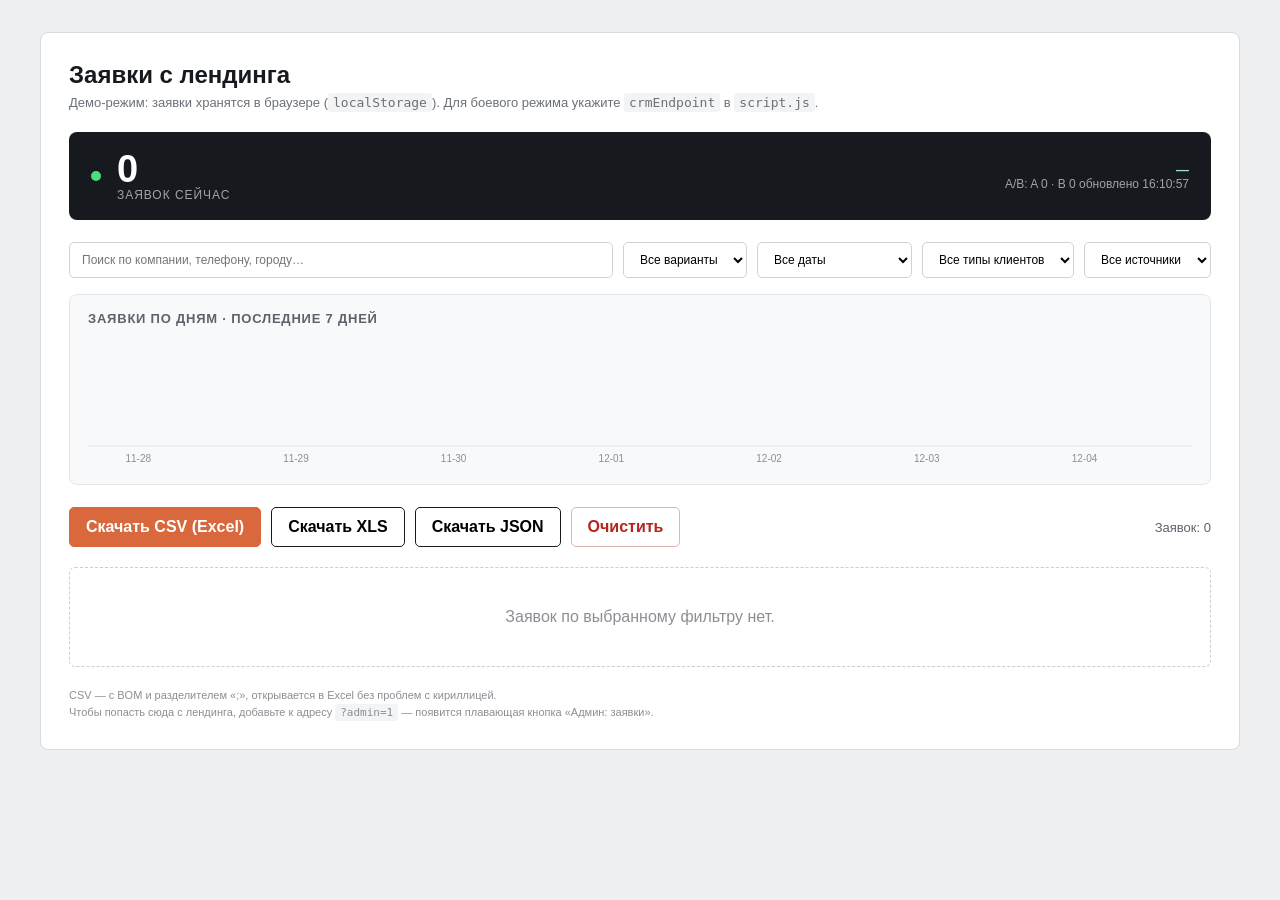
<file: admin.html>
<!DOCTYPE html>
<html lang="ru">
<head>
  <meta charset="UTF-8">
  <meta name="viewport" content="width=device-width, initial-scale=1.0">
  <meta name="robots" content="noindex,nofollow">
  <title>Заявки — 3D-фартук 6 мм · Меланин 33</title>
  <style>
    *{box-sizing:border-box}
    body{margin:0;padding:32px;background:#eef0f2;color:#161A1F;font-family:"Segoe UI",Arial,sans-serif}
    .wrap{max-width:1200px;margin:0 auto;background:#fff;border:1px solid #d8dce0;border-radius:8px;padding:28px}
    h1{font-size:24px;margin:0 0 6px}
    .sub{color:#6b7178;font-size:13px;margin-bottom:22px}
    .bar{display:flex;gap:10px;flex-wrap:wrap;margin-bottom:20px;align-items:center}
    .btn{border:1px solid #161A1F;background:#fff;padding:10px 16px;border-radius:5px;cursor:pointer;font:inherit;font-weight:600}
    .btn.primary{background:#D9683C;border-color:#D9683C;color:#fff}
    .btn.danger{color:#b3261e;border-color:#e2b4b0}
    .count{font-size:13px;color:#5c636c;margin-left:auto}
    .live{display:flex;align-items:center;gap:16px;background:#161A1F;color:#fff;border-radius:8px;padding:18px 22px;margin-bottom:22px}
    .live-dot{width:10px;height:10px;border-radius:50%;background:#4ade80;box-shadow:0 0 0 0 rgba(74,222,128,.6);animation:pulse 2s infinite}
    @keyframes pulse{70%{box-shadow:0 0 0 12px rgba(74,222,128,0)}100%{box-shadow:0 0 0 0 rgba(74,222,128,0)}}
    .live-num{font-size:38px;font-weight:800;line-height:1;letter-spacing:-.03em}
    .live-label{font-size:12px;color:rgba(255,255,255,.6);text-transform:uppercase;letter-spacing:.08em}
    .live-meta{margin-left:auto;font-size:12px;color:rgba(255,255,255,.6);text-align:right}
    .live-meta b{display:block;color:#9fe0cd;font-size:13px}
    .live.bump{animation:bump .45s ease}
    @keyframes bump{0%{transform:scale(1)}40%{transform:scale(1.015)}100%{transform:scale(1)}}
    .live-num.pop{animation:count-pop .45s ease}
    @keyframes count-pop{0%{transform:scale(1)}45%{transform:scale(1.18);color:#9fe0cd}100%{transform:scale(1)}}
    table{width:100%;border-collapse:collapse;font-size:12px}
    th,td{border-bottom:1px solid #e4e7ea;padding:10px 8px;text-align:left;vertical-align:top}
    th{background:#f6f7f8;font-size:11px;text-transform:uppercase;letter-spacing:.04em;color:#6b7178}
    td small{display:block;color:#8b8f94;margin-top:3px}
    .empty{padding:40px;text-align:center;color:#8b8f94;border:1px dashed #c9ced3;border-radius:6px}
    .chart-box{background:#f8f9fa;border:1px solid #e4e7ea;border-radius:8px;padding:16px 18px;margin-bottom:22px}
    .chart-box h3{font-size:13px;margin:0 0 12px;color:#5c636c;text-transform:uppercase;letter-spacing:.06em}
    #leadChart{width:100%;height:130px;display:block}
    .filters{display:flex;gap:10px;flex-wrap:wrap;margin-bottom:16px}
    .filters select,.filters input[type=search]{padding:9px 12px;border:1px solid #cfd3d7;border-radius:5px;font:inherit;font-size:12px;background:#fff}
    .filters input[type=search]{flex:1;min-width:220px}
    .btn-del{border:1px solid #e2b4b0;background:#fff;color:#b3261e;padding:5px 9px;border-radius:4px;font-size:11px;cursor:pointer}
    .sr-only{position:absolute;width:1px;height:1px;padding:0;margin:-1px;overflow:hidden;clip:rect(0,0,0,0);white-space:nowrap;border:0}
    .note{margin-top:20px;font-size:11px;color:#8b8f94;line-height:1.5}
    @media (prefers-reduced-motion: reduce){
      .live-dot,.live.bump,.live-num.pop{animation:none}
    }
    code{background:#f2f4f6;padding:2px 5px;border-radius:3px}
  </style>
</head>
<body>
  <div class="wrap">
    <h1>Заявки с лендинга</h1>
    <div class="sub">Демо-режим: заявки хранятся в браузере (<code>localStorage</code>). Для боевого режима укажите <code>crmEndpoint</code> в <code>script.js</code>.</div>

    <div class="live" id="liveBox">
      <span class="live-dot" aria-hidden="true"></span>
      <div>
        <div class="live-num" id="liveCount">0</div>
        <div class="live-label">заявок сейчас</div>
      </div>
      <div class="live-meta">
        <b id="lastLead">—</b>
        <span id="abSummary">A/B: —</span>
        <span id="updatedAt">ожидание обновлений</span>
      </div>
    </div>

    <div class="filters">
      <input type="search" id="leadSearch" placeholder="Поиск по компании, телефону, городу…" aria-label="Поиск по заявкам">
      <select id="filterVariant" aria-label="Фильтр по A/B-варианту">
        <option value="all">Все варианты</option>
        <option value="a">Вариант A</option>
        <option value="b">Вариант B</option>
      </select>
      <select id="filterDate" aria-label="Фильтр по дате">
        <option value="all">Все даты</option>
        <option value="7">Последние 7 дней</option>
        <option value="30">Последние 30 дней</option>
      </select>
      <select id="filterType" aria-label="Фильтр по типу клиента">
        <option value="all">Все типы клиентов</option>
        <option value="designer">Дизайнеры</option>
        <option value="contractor">Подрядчики</option>
        <option value="dealer">Дилеры</option>
        <option value="retail">Частные лица</option>
      </select>
      <select id="filterSource" aria-label="Фильтр по источнику">
        <option value="all">Все источники</option>
        <option value="landing_calculator">Калькулятор</option>
        <option value="landing_lead_form">Форма КП</option>
        <option value="sample_request">Образцы</option>
      </select>
    </div>

    <div class="chart-box">
      <h3>Заявки по дням · последние 7 дней</h3>
      <canvas id="leadChart"></canvas>
    </div>

    <div class="bar">
      <button class="btn primary" id="exportCsv">Скачать CSV (Excel)</button>
      <button class="btn" id="exportXls">Скачать XLS</button>
      <button class="btn" id="exportJson">Скачать JSON</button>
      <button class="btn danger" id="clearAll">Очистить</button>
      <span class="count" id="count"></span>
    </div>

    <div id="tableBox"></div>

    <div class="note">
      CSV — с BOM и разделителем «;», открывается в Excel без проблем с кириллицей.<br>
      Чтобы попасть сюда с лендинга, добавьте к адресу <code>?admin=1</code> — появится плавающая кнопка «Админ: заявки».
    </div>
  </div>

  <script>
    const KEY = 'fartuk33_leads';
    const $ = (s) => document.querySelector(s);
    const escHtml = (s) => String(s === undefined || s === null ? '' : s).replace(/[&<>"']/g, (c) =>
      ({ '&': '&amp;', '<': '&lt;', '>': '&gt;', '"': '&quot;', "'": '&#39;' })[c]);

    function load() {
      try { return JSON.parse(localStorage.getItem(KEY) || '[]'); }
      catch (e) { return []; }
    }
    let leads = load();

    function filteredLeads() {
      const type = $('#filterType').value;
      const source = $('#filterSource').value;
      const days = $('#filterDate').value;
      const variant = $('#filterVariant').value;
      const query = $('#leadSearch').value.trim().toLowerCase();
      const cutoff = days === 'all' ? null : Date.now() - Number(days) * 86400000;
      return leads.filter((r) => {
        if (type !== 'all' && r.clientType !== type) return false;
        if (source !== 'all' && r.source !== source) return false;
        if (variant !== 'all' && r.heroVariant !== variant) return false;
        if (cutoff) {
          const t = Date.parse(r.sentAt || r.timestamp || '');
          if (!t || t < cutoff) return false;
        }
        if (query) {
          const hay = [r.company, r.phone, r.contact, r.city, r.comment, r.address]
            .filter(Boolean).join(' ').toLowerCase();
          if (!hay.includes(query)) return false;
        }
        return true;
      });
    }

    function drawChart() {
      const canvas = $('#leadChart');
      const ctx = canvas.getContext('2d');
      const w = canvas.clientWidth, h = 130;
      canvas.width = w; canvas.height = h;
      ctx.clearRect(0, 0, w, h);
      const dayKey = (d) => `${d.getFullYear()}-${String(d.getMonth() + 1).padStart(2, '0')}-${String(d.getDate()).padStart(2, '0')}`;
      const days = [];
      for (let i = 6; i >= 0; i--) {
        const d = new Date();
        d.setDate(d.getDate() - i);
        days.push(dayKey(d));
      }
      const counts = days.map((day) => filteredLeads().filter((r) => {
        const raw = r.sentAt || r.timestamp;
        return raw && dayKey(new Date(raw)) === day;
      }).length);
      const max = Math.max(1, ...counts);
      const step = w / days.length;
      ctx.strokeStyle = '#e4e7ea';
      ctx.beginPath(); ctx.moveTo(0, h - 22); ctx.lineTo(w, h - 22); ctx.stroke();
      counts.forEach((n, i) => {
        const barH = (n / max) * (h - 40);
        const x = i * step + step * 0.25;
        ctx.fillStyle = i === counts.length - 1 ? '#D9683C' : '#9aa1a8';
        ctx.fillRect(x, h - 22 - barH, step * 0.5, barH);
        ctx.fillStyle = '#8b8f94';
        ctx.font = '10px Arial';
        ctx.fillText(days[i].slice(5), x - 2, h - 6);
      });
    }

    function val(row, keys) {
      for (const k of keys) if (row[k] !== undefined && row[k] !== null && row[k] !== '') return row[k];
      return '';
    }
    function dateOf(row) {
      const d = row.sentAt || row.timestamp;
      if (!d) return '—';
      try { return new Date(d).toLocaleString('ru-RU'); } catch (e) { return String(d); }
    }
    function typeName(v) {
      return ({ designer:'Дизайнер', contractor:'Подрядчик', dealer:'Дилер', retail:'Частное лицо' })[v] || v || '—';
    }

    function animateCount(to, pop) {
      const el = $('#liveCount');
      el.textContent = to;
      if (pop) {
        el.classList.remove('pop');
        void el.offsetWidth;
        el.classList.add('pop');
      }
    }

    function updateLive(bump) {
      animateCount(leads.length, bump);
      $('#count').textContent = `Заявок: ${leads.length}`;
      const last = leads[leads.length - 1];
      $('#lastLead').textContent = last ? `Последняя: ${dateOf(last)}` : '—';
      $('#abSummary').textContent = 'A/B: A ' + leads.filter(r => r.heroVariant === 'a').length +
        ' · B ' + leads.filter(r => r.heroVariant === 'b').length;
      $('#updatedAt').textContent = 'обновлено ' + new Date().toLocaleTimeString('ru-RU');
      if (bump) {
        const box = $('#liveBox');
        box.classList.remove('bump');
        void box.offsetWidth;
        box.classList.add('bump');
      }
    }

    function render(bump) {
      updateLive(Boolean(bump));
      drawChart();
      const visible = filteredLeads();
      if (!visible.length) {
        $('#tableBox').innerHTML = '<div class="empty">Заявок по выбранному фильтру нет.</div>';
        return;
      }
      const rows = visible.slice().reverse().map((r) => {
        const opts = r.options || {};
        const area = r.area ? `${r.area} м²` : '';
        const details = opts.corners || opts.cutouts
          ? `углы ${opts.corners || 0}, вырезы ${opts.cutouts || 0}`
          : '';
        return `<tr>
          <td>${escHtml(dateOf(r))}</td>
          <td>${(({ landing_calculator: 'Калькулятор', landing_lead_form: 'Форма КП', sample_request: 'Образец' })[r.source] || 'Заявка')}</td>
          <td>${escHtml(val(r, ['company','name']) || '—')}</td>
          <td>${escHtml(val(r, ['phone','contact']) || '—')}</td>
          <td>${escHtml(val(r, ['city']) || '—')}</td>
          <td>${escHtml(typeName(r.clientType))}</td>
          <td>${escHtml(area || r.comment || '—')}</td>
          <td>${r.panels ? escHtml(r.panels + ' шт.') : '—'}</td>
          <td>${r.estimatedPrice ? escHtml(r.estimatedPrice.toLocaleString('ru-RU') + ' ₽') : '—'}</td>
          <td>${escHtml(details || r.comment || '—')}</td>
          <td>${r.heroVariant ? (r.heroVariant === 'a' ? 'A' : 'B') : '—'}</td>
          <td><button type="button" class="btn-del" data-del="${leads.indexOf(r)}" aria-label="Удалить заявку">Удалить</button></td>
        </tr>`;
      }).join('');
      $('#tableBox').innerHTML = `<table>
        <thead><tr><th scope="col">Дата</th><th scope="col">Источник</th><th scope="col">Компания</th><th scope="col">Телефон</th><th scope="col">Город</th><th scope="col">Тип</th><th scope="col">Площадь</th><th scope="col">Панели</th><th scope="col">Стоимость</th><th scope="col">Детали</th><th scope="col">A/B</th><th scope="col"><span class="sr-only">Действие</span></th></tr></thead>
        <tbody>${rows}</tbody>
      </table>`;
    }

    function flat(r) {
      const opts = r.options || {};
      return {
        'Дата': dateOf(r),
        'Источник': r.source === 'landing_calculator' ? 'Калькулятор' : 'Форма КП',
        'Компания': val(r, ['company','name']),
        'Телефон': val(r, ['phone','contact']),
        'Город': val(r, ['city']),
        'Тип клиента': typeName(r.clientType),
        'Площадь, м2': r.area || '',
        'Панелей': r.panels || '',
        'Стоимость, руб': r.estimatedPrice || '',
        'Углы': opts.corners || 0,
        'Вырезы': opts.cutouts || 0,
        'Комментарий': val(r, ['comment']),
        'Коллекция': val(r, ['collection']),
        'Срок': val(r, ['term']),
        'A/B-вариант': val(r, ['heroVariant'])
      };
    }

    function download(name, content, type) {
      const blob = new Blob([content], { type });
      const url = URL.createObjectURL(blob);
      const a = document.createElement('a');
      a.href = url; a.download = name;
      document.body.appendChild(a); a.click(); a.remove();
      setTimeout(() => URL.revokeObjectURL(url), 1000);
    }
    const escCsv = (v) => {
      let s = String(v === undefined || v === null ? '' : v);
      if (/^[=+\-@\t\r]/.test(s)) s = "'" + s;
      return '"' + s.replace(/"/g, '""') + '"';
    };

    $('#exportCsv').addEventListener('click', () => {
      const rows = filteredLeads().map(flat);
      if (!rows.length) return alert('Заявок по выбранному фильтру нет');
      const head = Object.keys(rows[0]);
      const csv = '\uFEFF' + [head.map(escCsv).join(';')]
        .concat(rows.map((r) => head.map((k) => escCsv(r[k])).join(';')))
        .join('\r\n');
      download(`zayavki_${new Date().toISOString().slice(0,10)}.csv`, csv, 'text/csv;charset=utf-8');
    });

    $('#exportXls').addEventListener('click', () => {
      const rows = filteredLeads().map(flat);
      if (!rows.length) return alert('Заявок по выбранному фильтру нет');
      const head = Object.keys(rows[0]);
      const html = `<html xmlns:o="urn:schemas-microsoft-com:office:office" xmlns:x="urn:schemas-microsoft-com:office:excel"><head><meta charset="utf-8"></head><body><table border="1"><tr>${head.map(h=>`<th>${escHtml(h)}</th>`).join('')}</tr>${rows.map(r=>`<tr>${head.map(k=>`<td>${escHtml(r[k])}</td>`).join('')}</tr>`).join('')}</table></body></html>`;
      download(`zayavki_${new Date().toISOString().slice(0,10)}.xls`, html, 'application/vnd.ms-excel;charset=utf-8');
    });

    $('#exportJson').addEventListener('click', () => {
      if (!filteredLeads().length) return alert('Заявок по выбранному фильтру нет');
      download(`zayavki_${new Date().toISOString().slice(0,10)}.json`, JSON.stringify(filteredLeads(), null, 2), 'application/json;charset=utf-8');
    });

    $('#clearAll').addEventListener('click', () => {
      if (!confirm('Удалить все заявки из браузера?')) return;
      localStorage.removeItem(KEY);
      leads = [];
      render(true);
    });

    $('#filterType').addEventListener('change', () => render(false));
    $('#filterSource').addEventListener('change', () => render(false));
    $('#filterDate').addEventListener('change', () => render(false));
    $('#filterVariant').addEventListener('change', () => render(false));
    $('#leadSearch').addEventListener('input', () => render(false));
    $('#tableBox').addEventListener('click', (e) => {
      const btn = e.target.closest('[data-del]');
      if (!btn) return;
      if (!confirm('Удалить эту заявку?')) return;
      leads.splice(Number(btn.dataset.del), 1);
      localStorage.setItem(KEY, JSON.stringify(leads));
      render(true);
    });
    window.addEventListener('resize', () => drawChart());
    render();

    function refreshFromStorage(bump) {
      const next = load();
      if (JSON.stringify(next) !== JSON.stringify(leads)) {
        leads = next;
        render(bump);
      }
    }
    window.addEventListener('storage', (e) => {
      if (e.key === KEY) refreshFromStorage(true);
    });
    setInterval(() => refreshFromStorage(true), 3000);
  </script>
</body>
</html>
</file>
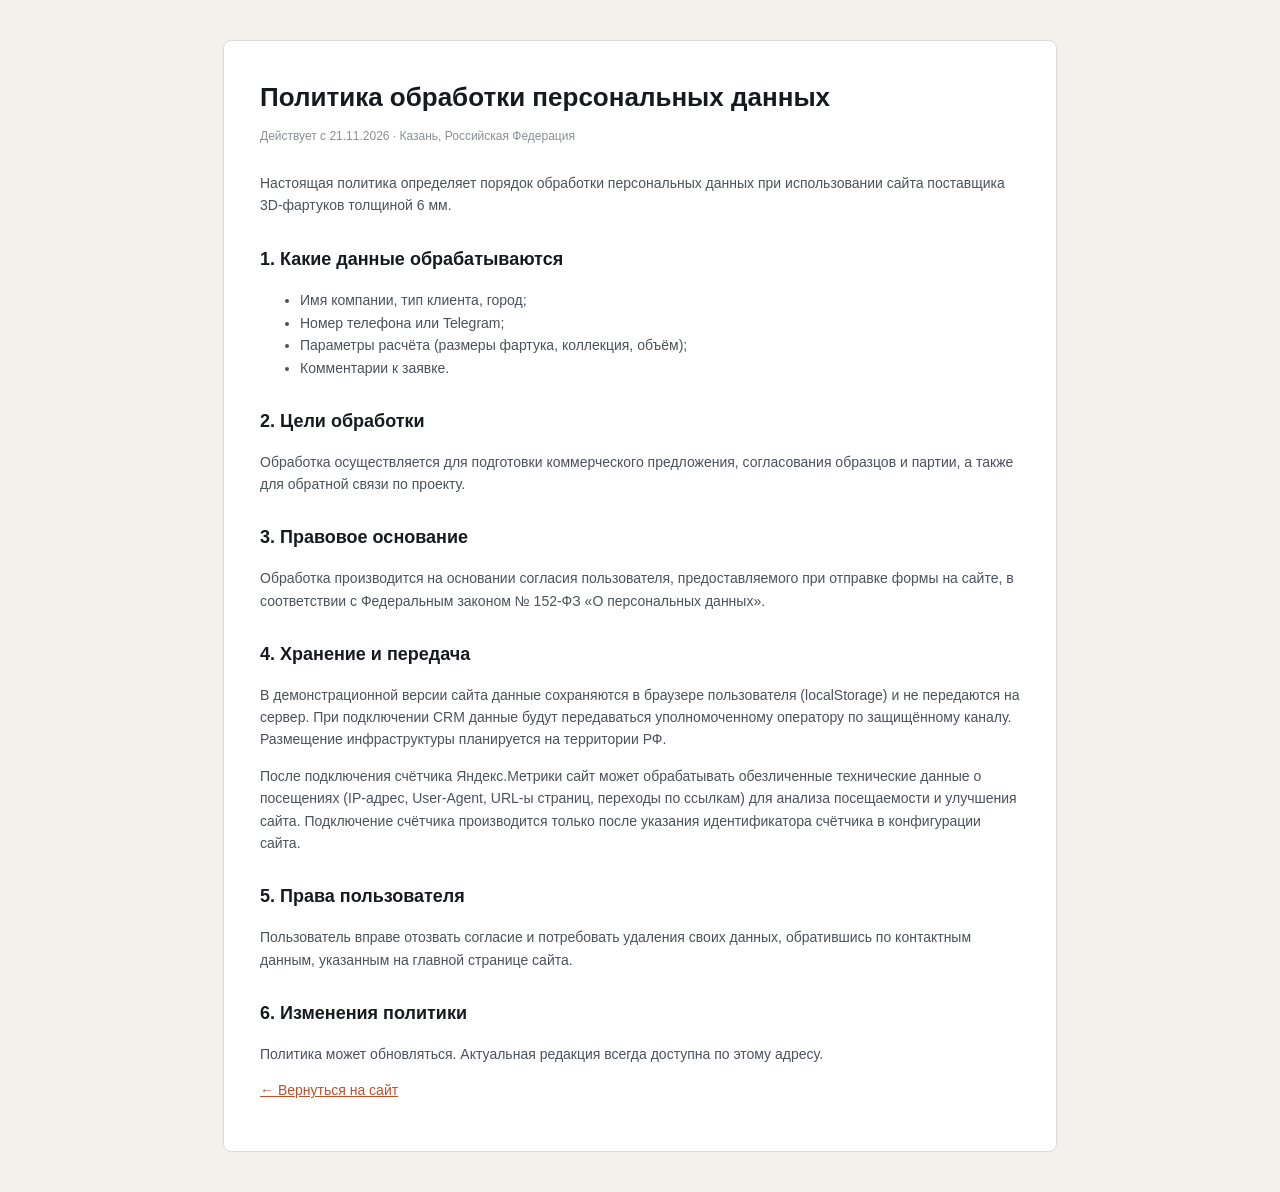
<file: privacy.html>
<!DOCTYPE html>
<html lang="ru">
<head>
  <meta charset="UTF-8">
  <meta name="viewport" content="width=device-width, initial-scale=1.0">
  <title>Политика обработки персональных данных — 3D-фартук 6 мм · Меланин 33</title>
  <style>
    body{margin:0;padding:40px 20px;background:#F4F1EC;color:#161A1F;font-family:"Segoe UI",Arial,sans-serif;line-height:1.6}
    .wrap{max-width:760px;margin:0 auto;background:#fff;padding:36px;border-radius:8px;border:1px solid #d8dce0}
    h1{font-size:26px;margin:0 0 8px}a{color:#b9522d}
    h2{font-size:18px;margin-top:28px}
    p,li{font-size:14px;color:#4c525a}
    .date{font-size:12px;color:#8b8f94;margin-bottom:26px}
  </style>
</head>
<body>
  <div class="wrap">
    <h1>Политика обработки персональных данных</h1>
    <div class="date">Действует с 21.11.2026 · Казань, Российская Федерация</div>

    <p>Настоящая политика определяет порядок обработки персональных данных при использовании сайта поставщика 3D-фартуков толщиной 6 мм.</p>

    <h2>1. Какие данные обрабатываются</h2>
    <ul>
      <li>Имя компании, тип клиента, город;</li>
      <li>Номер телефона или Telegram;</li>
      <li>Параметры расчёта (размеры фартука, коллекция, объём);</li>
      <li>Комментарии к заявке.</li>
    </ul>

    <h2>2. Цели обработки</h2>
    <p>Обработка осуществляется для подготовки коммерческого предложения, согласования образцов и партии, а также для обратной связи по проекту.</p>

    <h2>3. Правовое основание</h2>
    <p>Обработка производится на основании согласия пользователя, предоставляемого при отправке формы на сайте, в соответствии с Федеральным законом № 152-ФЗ «О персональных данных».</p>

    <h2>4. Хранение и передача</h2>
    <p>В демонстрационной версии сайта данные сохраняются в браузере пользователя (localStorage) и не передаются на сервер. При подключении CRM данные будут передаваться уполномоченному оператору по защищённому каналу. Размещение инфраструктуры планируется на территории РФ.</p>
    <p>После подключения счётчика Яндекс.Метрики сайт может обрабатывать обезличенные технические данные о посещениях (IP-адрес, User-Agent, URL-ы страниц, переходы по ссылкам) для анализа посещаемости и улучшения сайта. Подключение счётчика производится только после указания идентификатора счётчика в конфигурации сайта.</p>

    <h2>5. Права пользователя</h2>
    <p>Пользователь вправе отозвать согласие и потребовать удаления своих данных, обратившись по контактным данным, указанным на главной странице сайта.</p>

    <h2>6. Изменения политики</h2>
    <p>Политика может обновляться. Актуальная редакция всегда доступна по этому адресу.</p>

    <p><a href="index.html">← Вернуться на сайт</a></p>
  </div>
</body>
</html>
</file>
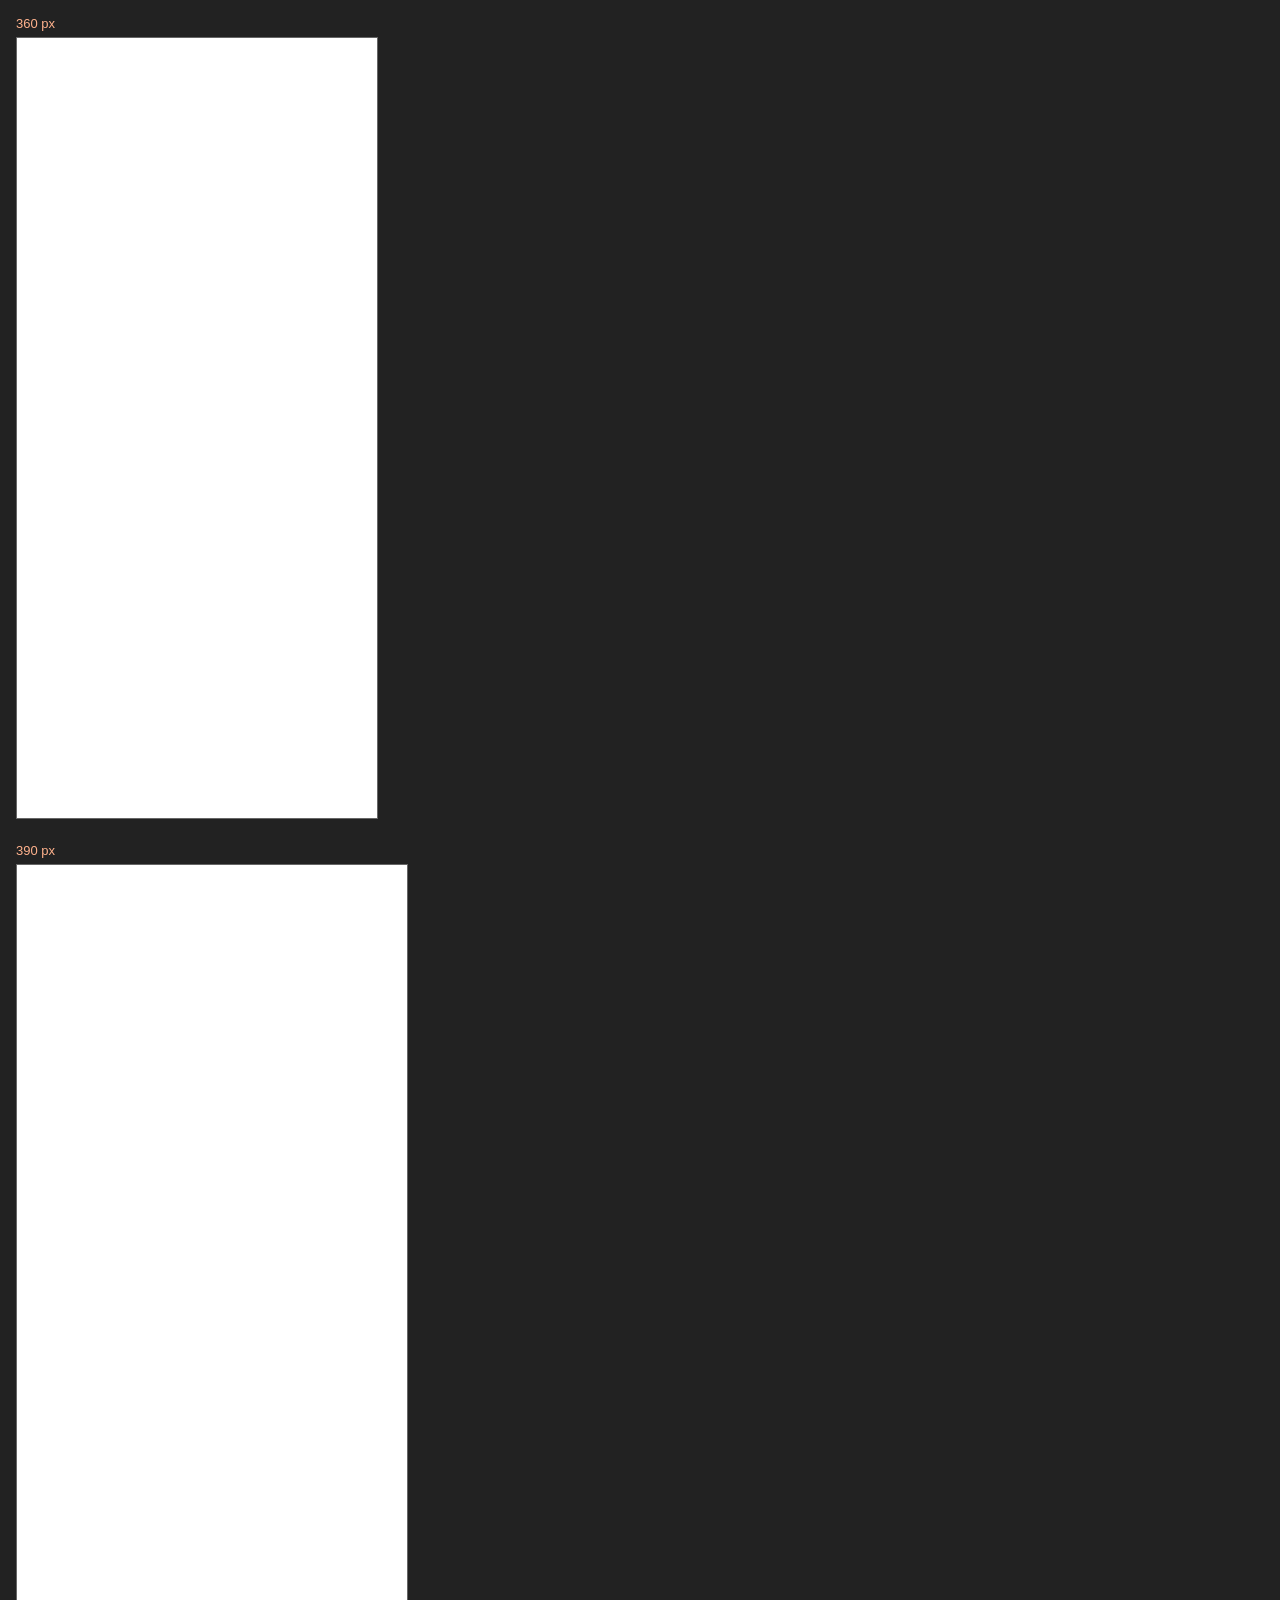
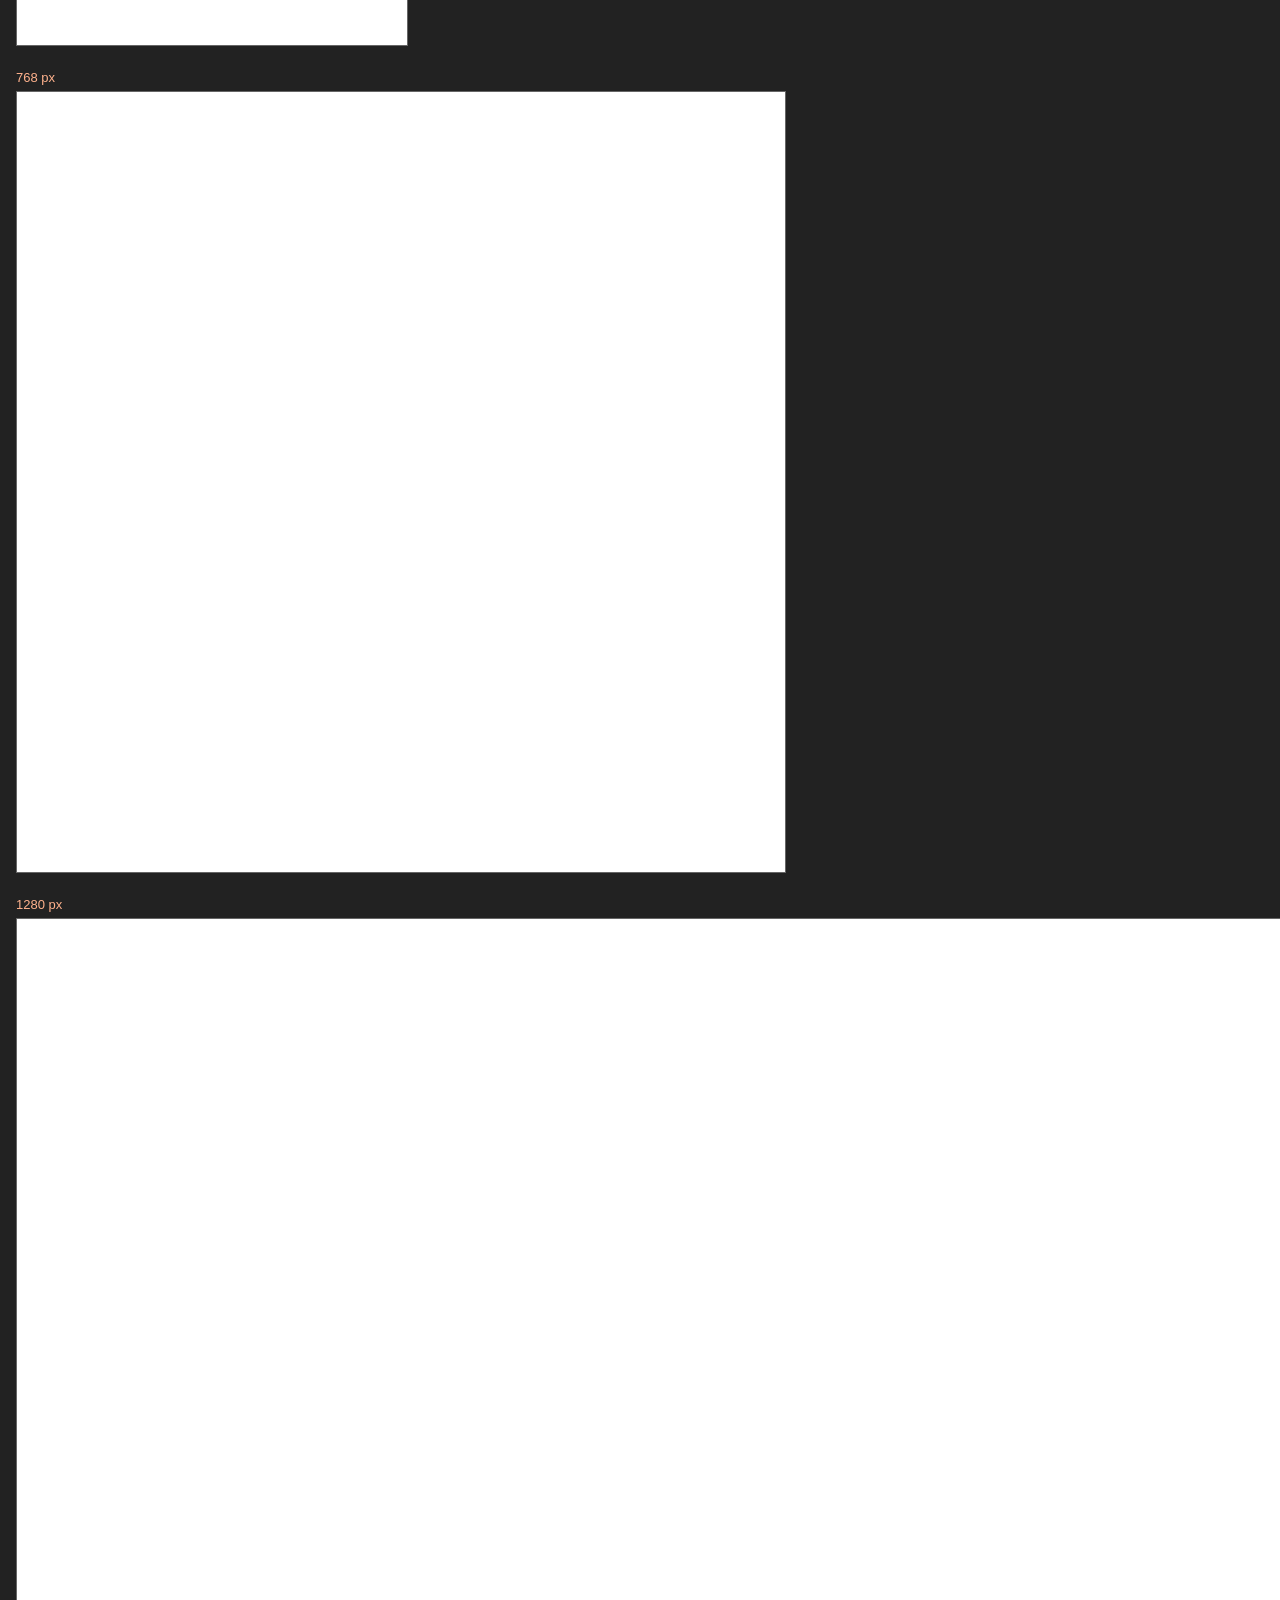
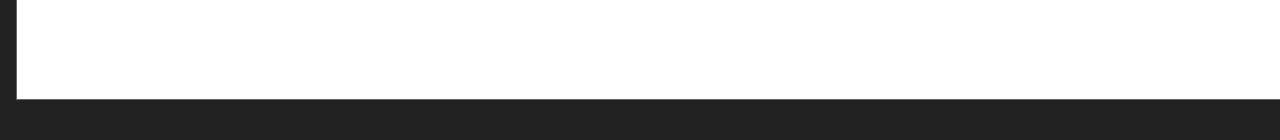
<file: responsive-test-local.html>
<!DOCTYPE html>
<html lang="ru">
<head>
<meta charset="UTF-8">
<title>Responsive test local</title>
<style>
  body{margin:0;padding:16px;background:#222;color:#fff;font-family:Arial,sans-serif}
  .row{margin-bottom:24px}
  .label{font-size:13px;margin-bottom:6px;color:#ffb28d}
  iframe{display:block;border:1px solid #666;background:#fff;height:780px}
</style>
</head>
<body>
  <div class="row"><div class="label">360 px</div><iframe src="file:///F:/siteDamir/index.html" style="width:360px"></iframe></div>
  <div class="row"><div class="label">390 px</div><iframe src="file:///F:/siteDamir/index.html" style="width:390px"></iframe></div>
  <div class="row"><div class="label">768 px</div><iframe src="file:///F:/siteDamir/index.html" style="width:768px"></iframe></div>
  <div class="row"><div class="label">1280 px</div><iframe src="file:///F:/siteDamir/index.html" style="width:1280px"></iframe></div>
  <script>
    window.addEventListener('load', () => setTimeout(() => {
      document.querySelectorAll('iframe').forEach(f => {
        try {
          f.contentDocument.querySelectorAll('.reveal').forEach(e => e.classList.add('is-visible'));
        } catch (e) {}
      });
    }, 1200));
  </script>
</body>
</html>
</file>
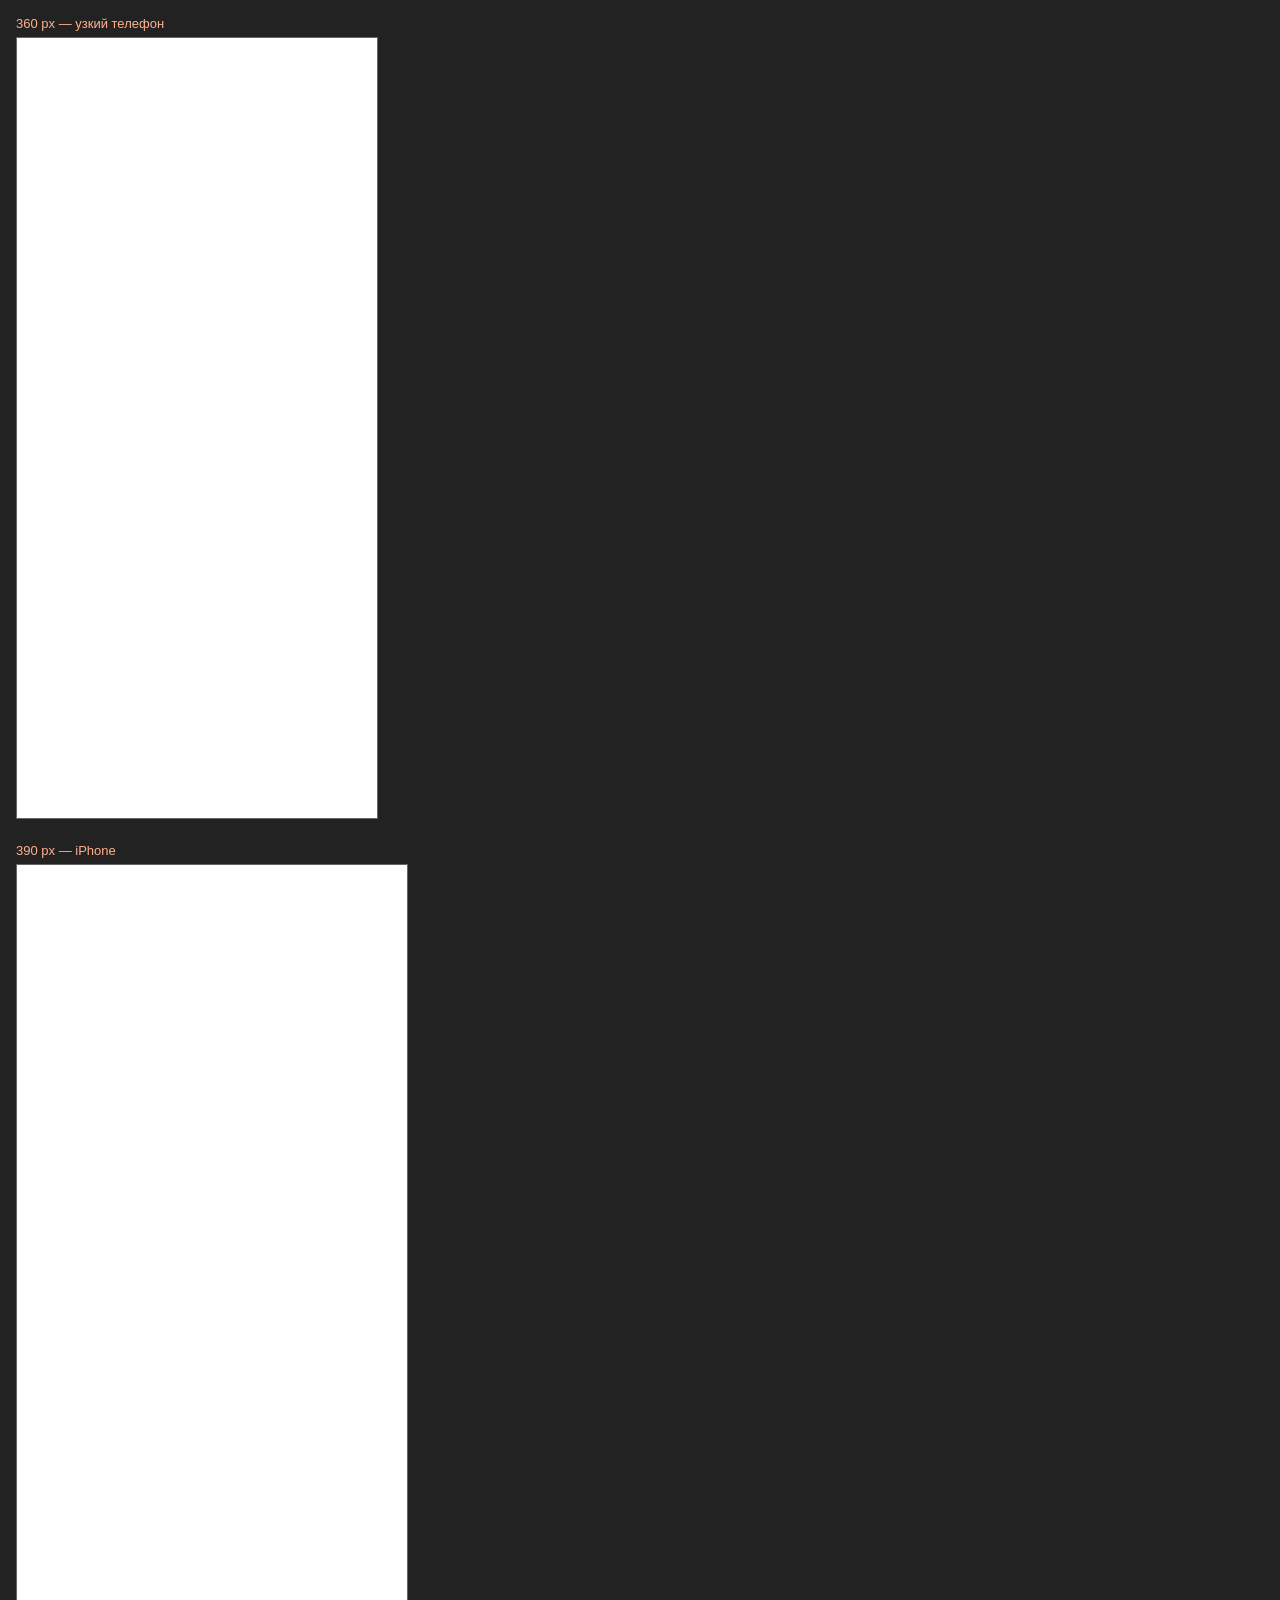
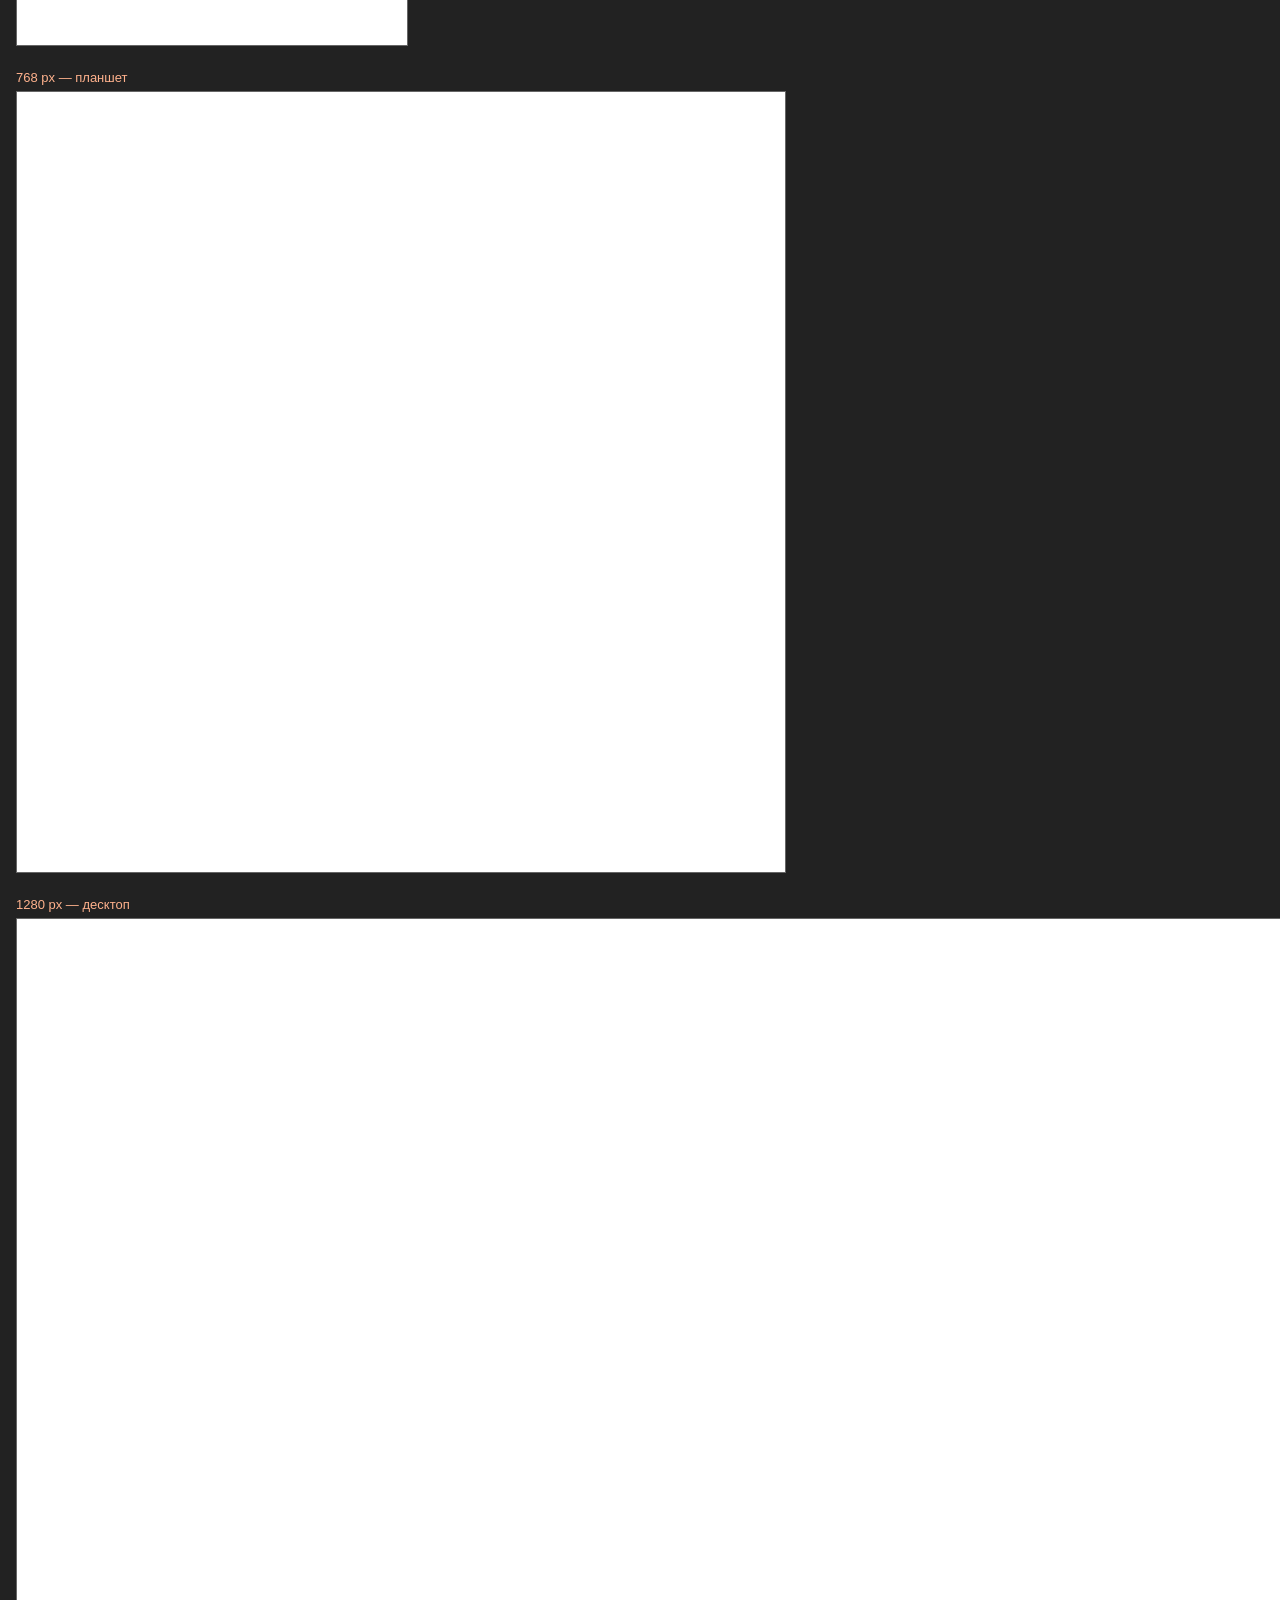
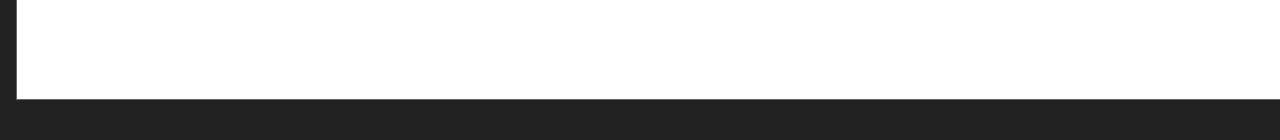
<file: responsive-test.html>
<!DOCTYPE html>
<html lang="ru">
<head>
<meta charset="UTF-8">
<title>Responsive test — 3D фартук 6 мм · Меланин 33</title>
<style>
  body{margin:0;padding:16px;background:#222;color:#fff;font-family:Arial,sans-serif}
  .row{margin-bottom:24px}
  .label{font-size:13px;margin-bottom:6px;color:#ffb28d}
  iframe{display:block;border:1px solid #666;background:#fff;height:780px}
</style>
</head>
<body>
  <div class="row"><div class="label">360 px — узкий телефон</div><iframe src="https://turbodimasergeevich-sudo.github.io/fartuk33-landing/" style="width:360px"></iframe></div>
  <div class="row"><div class="label">390 px — iPhone</div><iframe src="https://turbodimasergeevich-sudo.github.io/fartuk33-landing/" style="width:390px"></iframe></div>
  <div class="row"><div class="label">768 px — планшет</div><iframe src="https://turbodimasergeevich-sudo.github.io/fartuk33-landing/" style="width:768px"></iframe></div>
  <div class="row"><div class="label">1280 px — десктоп</div><iframe src="https://turbodimasergeevich-sudo.github.io/fartuk33-landing/" style="width:1280px"></iframe></div>
</body>
</html>
</file>
